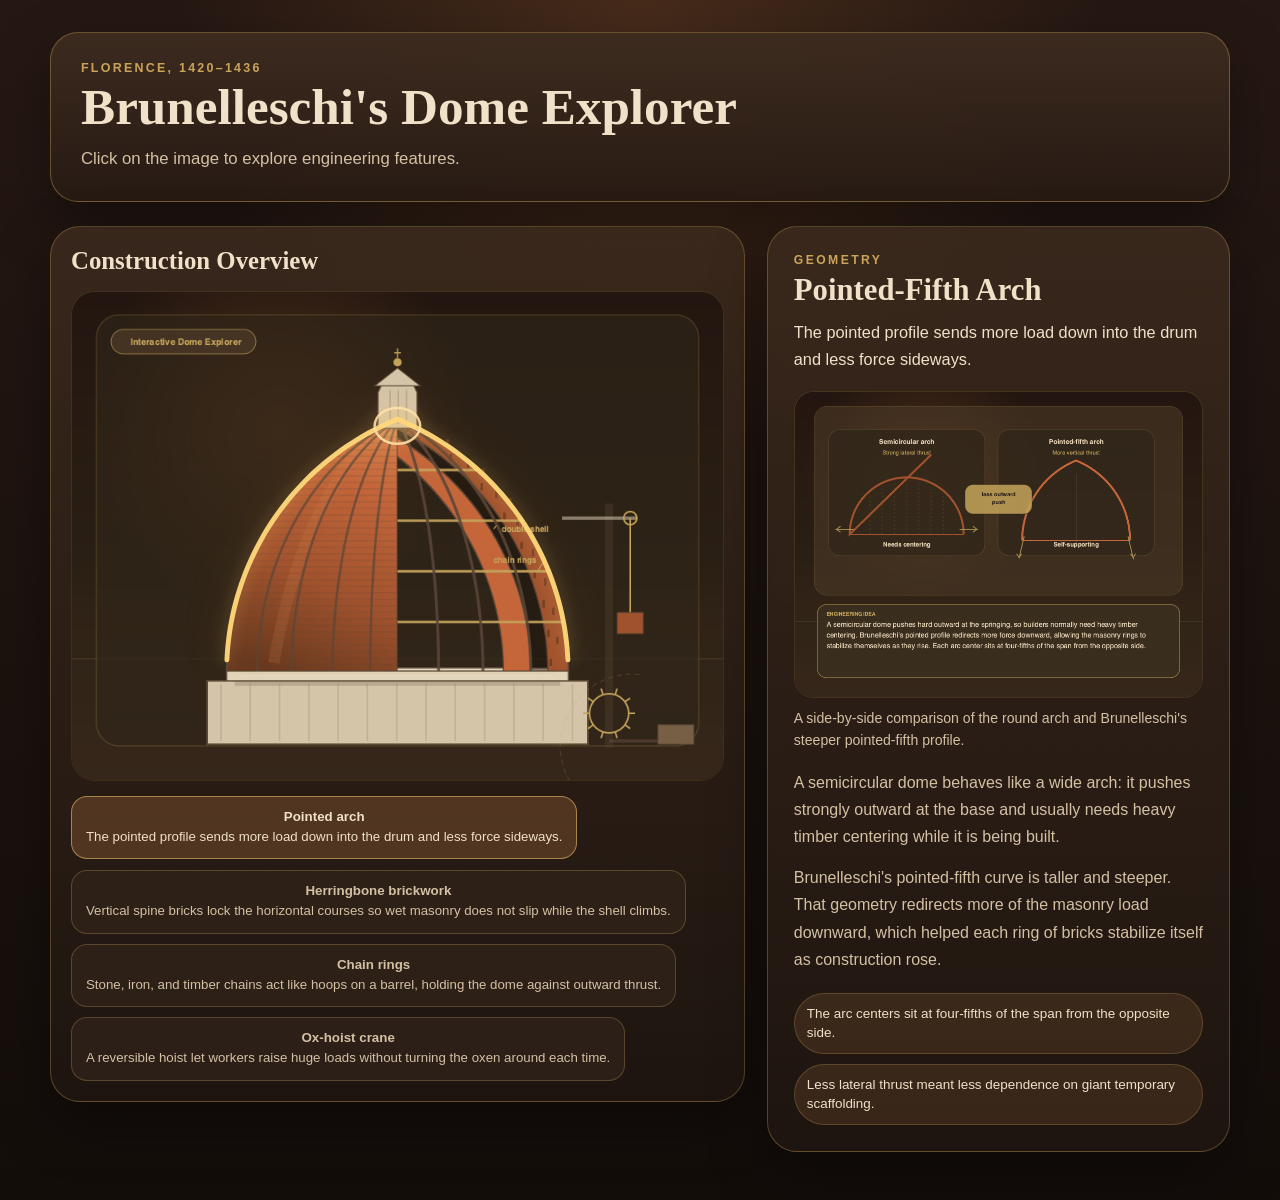
<file: index.html>
<!doctype html>
<html lang="en">
  <head>
    <meta charset="utf-8">
    <meta name="viewport" content="width=device-width, initial-scale=1">
    <title>Brunelleschi's Dome Explorer</title>
    <link rel="stylesheet" href="styles.css">
  </head>
  <body>
    <div class="page-shell">
      <header class="hero">
        <p class="eyebrow">Florence, 1420–1436</p>
        <h1>Brunelleschi's Dome Explorer</h1>
        <p class="deck">
          Click on the image to explore engineering features.
        </p>
      </header>

      <main class="layout">
        <section class="figure-card" aria-labelledby="figure-heading">
          <div class="figure-header">
            <h2 id="figure-heading">Construction Overview</h2>
          </div>

          <div class="figure-stage">
            <img id="dome-figure" class="dome-figure" alt="">
            <svg id="highlight-layer" class="highlight-layer" aria-hidden="true"></svg>
            <div id="hotspots" class="hotspots"></div>
          </div>

          <div id="topic-list" class="topic-list" aria-label="Engineering features"></div>
        </section>

        <aside class="detail-card" aria-live="polite">
          <p id="detail-kicker" class="detail-kicker"></p>
          <h2 id="detail-title" class="detail-title"></h2>
          <p id="detail-summary" class="detail-summary"></p>

          <figure class="detail-figure">
            <img id="detail-image" class="detail-image" alt="">
            <figcaption id="detail-caption" class="detail-caption"></figcaption>
          </figure>

          <div id="detail-body" class="detail-body"></div>
          <div id="detail-facts" class="detail-facts"></div>
        </aside>
      </main>
    </div>

    <script src="data.js"></script>
    <script src="app.js"></script>
  </body>
</html>
</file>
<file: styles.css>
:root {
  --bg: #1d130f;
  --panel: rgba(54, 38, 27, 0.86);
  --panel-strong: rgba(39, 27, 20, 0.94);
  --panel-soft: rgba(88, 59, 37, 0.62);
  --gold: #c9a459;
  --gold-soft: rgba(201, 164, 89, 0.24);
  --text: #f0e1c8;
  --muted: #d4c0a3;
  --terracotta: #cf7242;
  --shadow: rgba(0, 0, 0, 0.35);
  --serif: "Iowan Old Style", "Palatino Linotype", "Book Antiqua", Georgia, serif;
  --sans: "Trebuchet MS", "Gill Sans", "Avenir Next", sans-serif;
}

* {
  box-sizing: border-box;
}

body {
  margin: 0;
  min-height: 100vh;
  font-family: var(--sans);
  color: var(--text);
  background:
    radial-gradient(circle at top, rgba(165, 97, 47, 0.26), transparent 34%),
    linear-gradient(180deg, #251813 0%, #1b120e 58%, #130d0a 100%);
}

body::before {
  content: "";
  position: fixed;
  inset: 0;
  pointer-events: none;
  opacity: 0.18;
  background-image:
    linear-gradient(rgba(255, 255, 255, 0.05) 1px, transparent 1px),
    linear-gradient(90deg, rgba(255, 255, 255, 0.03) 1px, transparent 1px);
  background-size: 100% 3px, 3px 100%;
  mix-blend-mode: soft-light;
}

.page-shell {
  width: min(1180px, calc(100% - 32px));
  margin: 0 auto;
  padding: 32px 0 48px;
}

.hero {
  margin-bottom: 24px;
  padding: 28px 30px;
  border: 1px solid rgba(201, 164, 89, 0.4);
  border-radius: 28px;
  background: linear-gradient(180deg, rgba(61, 43, 31, 0.95), rgba(39, 27, 20, 0.92));
  box-shadow: 0 24px 60px var(--shadow);
}

.eyebrow {
  margin: 0 0 8px;
  color: var(--gold);
  font-size: 0.78rem;
  font-weight: 700;
  letter-spacing: 0.18em;
  text-transform: uppercase;
}

.hero h1 {
  margin: 0;
  font-family: var(--serif);
  font-size: clamp(2.4rem, 4vw, 4rem);
  line-height: 0.95;
}

.deck {
  max-width: 46rem;
  margin: 14px 0 0;
  color: var(--muted);
  font-size: 1.05rem;
  line-height: 1.6;
}

.layout {
  display: grid;
  grid-template-columns: minmax(0, 1.35fr) minmax(320px, 0.9fr);
  gap: 22px;
  align-items: start;
}

.figure-card,
.detail-card {
  border: 1px solid rgba(201, 164, 89, 0.32);
  border-radius: 30px;
  background: linear-gradient(180deg, rgba(60, 42, 29, 0.86), rgba(31, 22, 17, 0.94));
  box-shadow: 0 22px 56px var(--shadow);
}

.figure-card {
  padding: 20px;
}

.figure-header {
  display: flex;
  justify-content: space-between;
  align-items: end;
  gap: 16px;
  margin-bottom: 16px;
}

.figure-header h2,
.detail-title {
  margin: 0;
  font-family: var(--serif);
}

.figure-header h2 {
  font-size: 1.55rem;
  white-space: nowrap;
}

.figure-header p {
  margin: 0;
  color: var(--muted);
  font-size: 0.94rem;
}

.figure-stage {
  position: relative;
  overflow: hidden;
  border-radius: 24px;
  border: 1px solid rgba(201, 164, 89, 0.2);
  background: rgba(22, 15, 12, 0.74);
}

.dome-figure {
  display: block;
  width: 100%;
  height: auto;
}

.highlight-layer {
  position: absolute;
  inset: 0;
  width: 100%;
  height: 100%;
  pointer-events: none;
}

.highlight-group {
  opacity: 0;
  transition: opacity 180ms ease;
  filter: drop-shadow(0 0 10px rgba(255, 208, 116, 0.35)) drop-shadow(0 0 26px rgba(255, 164, 83, 0.22));
}

.highlight-group.is-visible {
  opacity: 1;
}

.hotspots {
  position: absolute;
  inset: 0;
}

.hotspot {
  position: absolute;
  border: 0;
  padding: 0;
  background: transparent;
  cursor: pointer;
  transition: box-shadow 180ms ease;
}

.hotspot:hover,
.hotspot:focus-visible {
  box-shadow: inset 0 0 0 1px rgba(201, 164, 89, 0.25);
  outline: none;
}

.hotspot-label {
  position: absolute;
  top: 12px;
  left: 50%;
  transform: translateX(-50%);
  padding: 6px 10px;
  border: 1px solid rgba(201, 164, 89, 0.34);
  border-radius: 999px;
  background: rgba(31, 22, 17, 0.92);
  color: var(--text);
  font-size: 0.76rem;
  font-weight: 700;
  letter-spacing: 0.03em;
  white-space: nowrap;
  opacity: 0;
  pointer-events: none;
  transition: opacity 180ms ease;
}

.hotspot:hover .hotspot-label,
.hotspot:focus-visible .hotspot-label,
.hotspot.is-preview .hotspot-label {
  opacity: 1;
}

.topic-list {
  display: flex;
  flex-wrap: wrap;
  gap: 10px;
  margin-top: 16px;
}

.topic-button {
  padding: 12px 14px;
  border: 1px solid rgba(201, 164, 89, 0.3);
  border-radius: 16px;
  background: rgba(46, 33, 24, 0.88);
  color: var(--muted);
  cursor: pointer;
  transition: border-color 160ms ease, transform 160ms ease, color 160ms ease, background 160ms ease;
}

.topic-button:hover,
.topic-button:focus-visible,
.topic-button.is-preview,
.topic-button.is-active {
  border-color: rgba(201, 164, 89, 0.72);
  background: rgba(87, 58, 36, 0.88);
  color: var(--text);
  transform: translateY(-1px);
  outline: none;
}

.topic-label {
  display: block;
  font-weight: 700;
}

.topic-copy {
  display: block;
  margin-top: 4px;
  font-size: 0.83rem;
  line-height: 1.4;
}

.detail-card {
  padding: 26px;
}

.detail-kicker {
  margin: 0 0 8px;
  color: var(--gold);
  font-size: 0.76rem;
  font-weight: 700;
  letter-spacing: 0.2em;
  text-transform: uppercase;
}

.detail-title {
  font-size: clamp(1.9rem, 2.4vw, 2.6rem);
  line-height: 1;
}

.detail-summary {
  margin: 14px 0 18px;
  color: var(--text);
  font-size: 1.02rem;
  line-height: 1.65;
}

.detail-figure {
  margin: 0;
}

.detail-image {
  width: 100%;
  display: block;
  border-radius: 20px;
  border: 1px solid rgba(201, 164, 89, 0.24);
  background: rgba(18, 12, 9, 0.72);
}

.detail-caption {
  margin-top: 10px;
  color: var(--muted);
  font-size: 0.88rem;
  line-height: 1.5;
}

.detail-body {
  display: grid;
  gap: 14px;
  margin-top: 18px;
  color: var(--muted);
  line-height: 1.7;
}

.detail-body p {
  margin: 0;
}

.detail-facts {
  display: flex;
  flex-wrap: wrap;
  gap: 10px;
  margin-top: 20px;
}

.fact-pill {
  padding: 10px 12px;
  border: 1px solid rgba(201, 164, 89, 0.26);
  border-radius: 999px;
  background: rgba(81, 54, 34, 0.54);
  color: var(--text);
  font-size: 0.84rem;
  line-height: 1.45;
}

@media (max-width: 920px) {
  .layout {
    grid-template-columns: 1fr;
  }

  .detail-card {
    order: -1;
  }
}

@media (max-width: 640px) {
  .page-shell {
    width: min(100% - 20px, 1180px);
    padding-top: 20px;
  }

  .hero,
  .figure-card,
  .detail-card {
    border-radius: 24px;
  }

  .hero {
    padding: 22px 20px;
  }

  .figure-card,
  .detail-card {
    padding: 16px;
  }

  .figure-header {
    display: block;
  }

  .figure-header p {
    margin-top: 8px;
  }

  .hotspot-label {
    display: none;
  }
}
</file>
